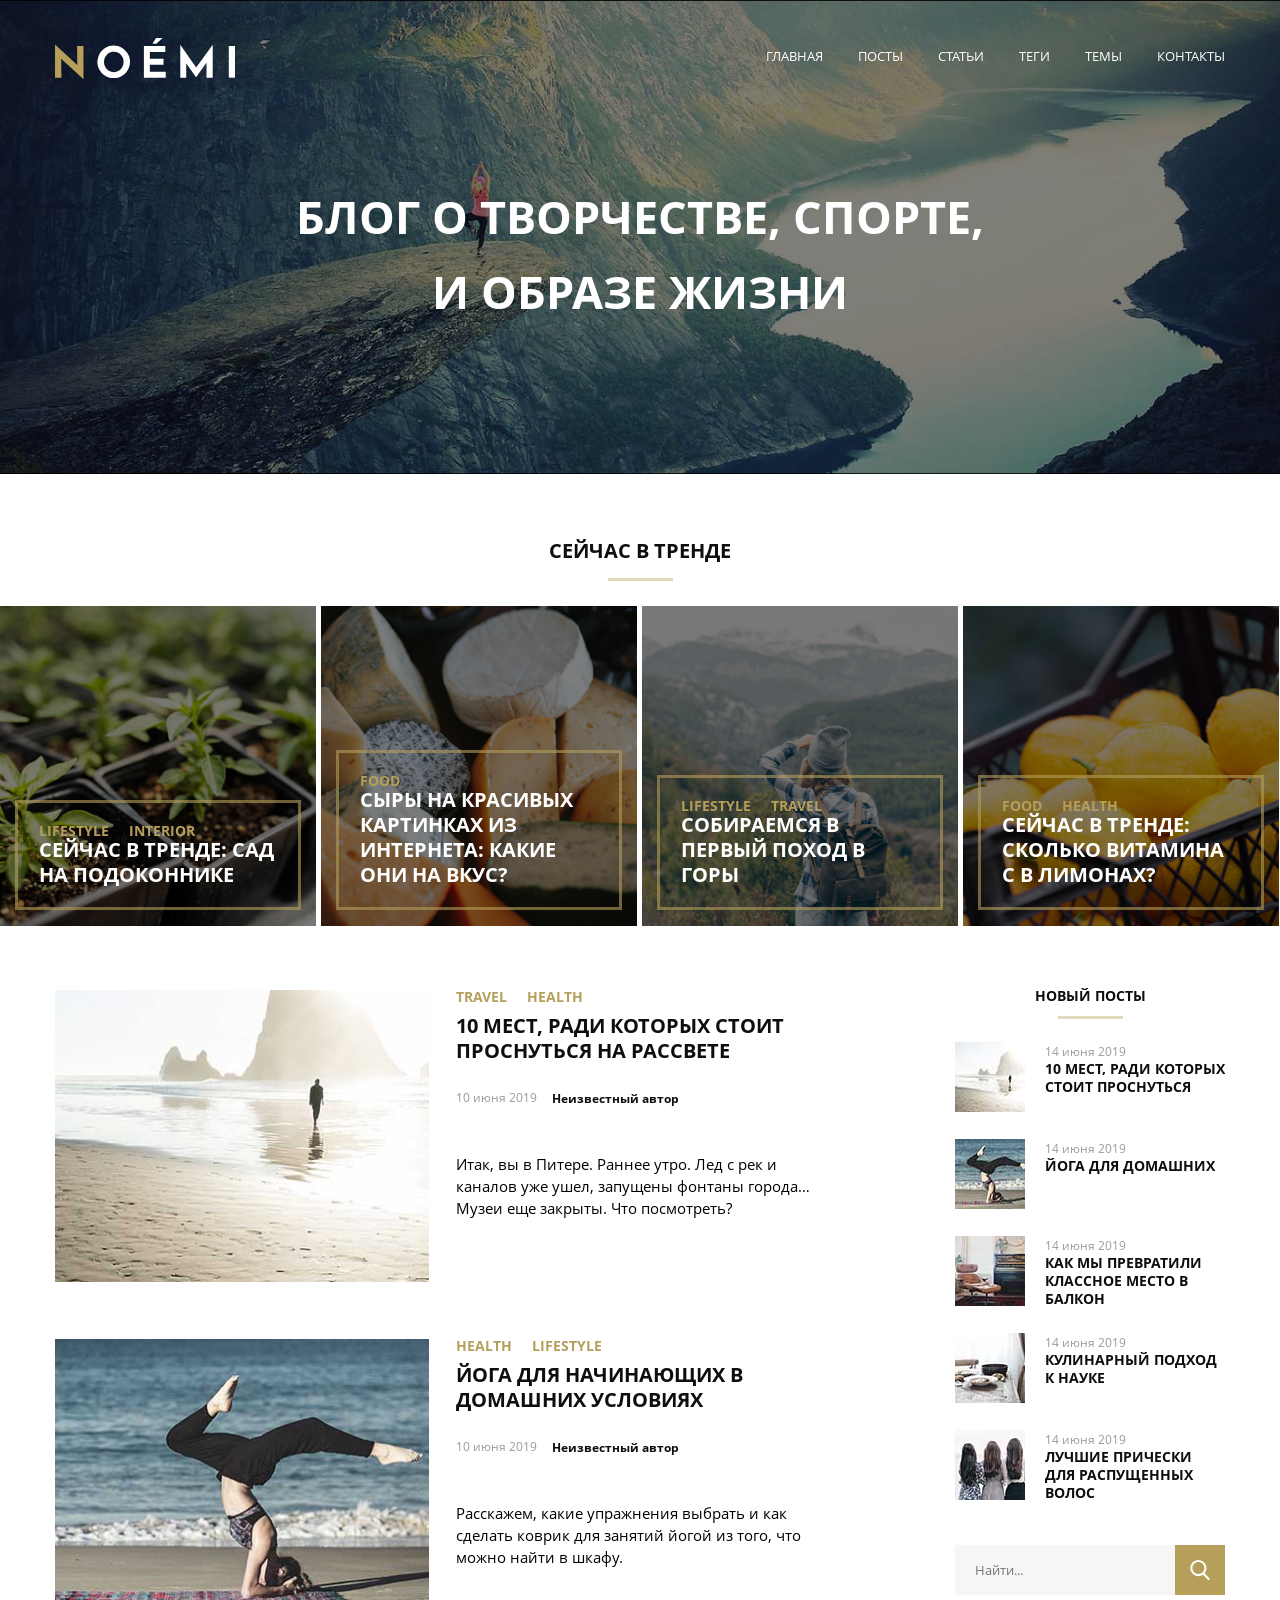
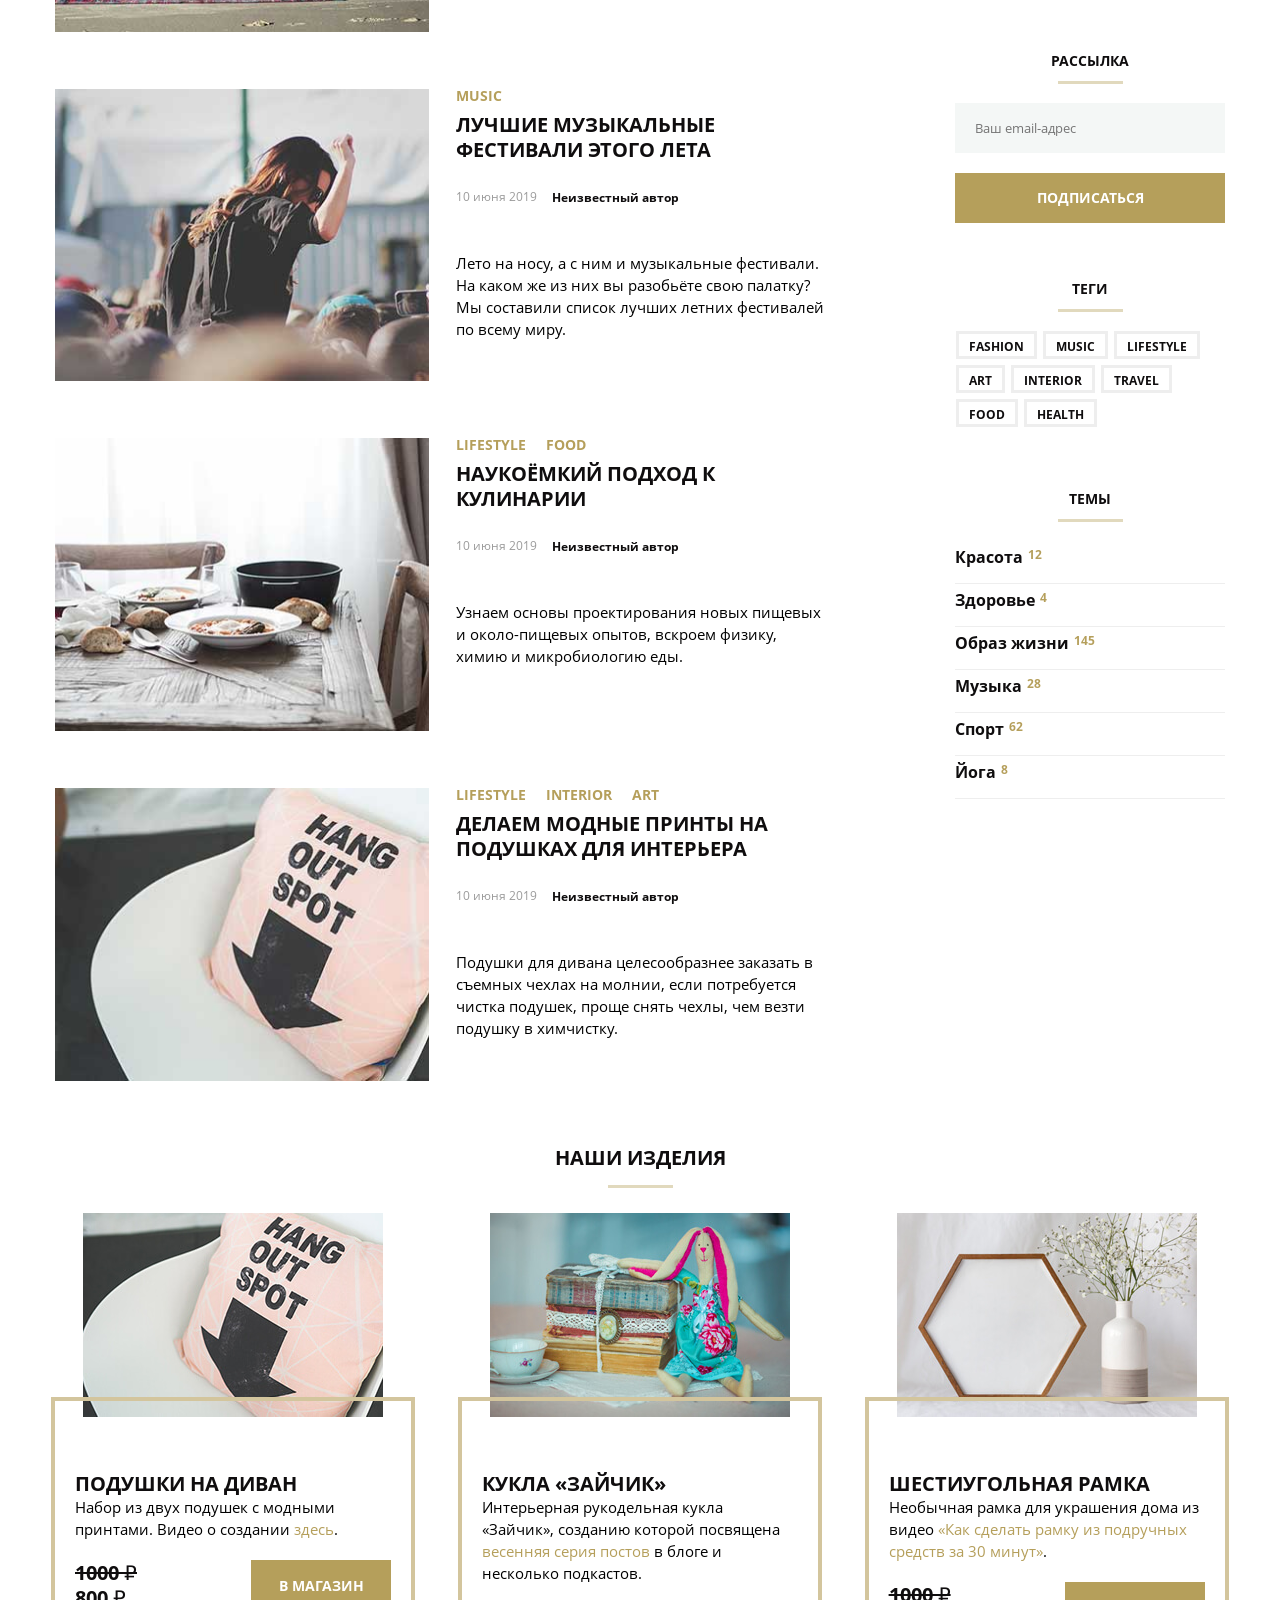
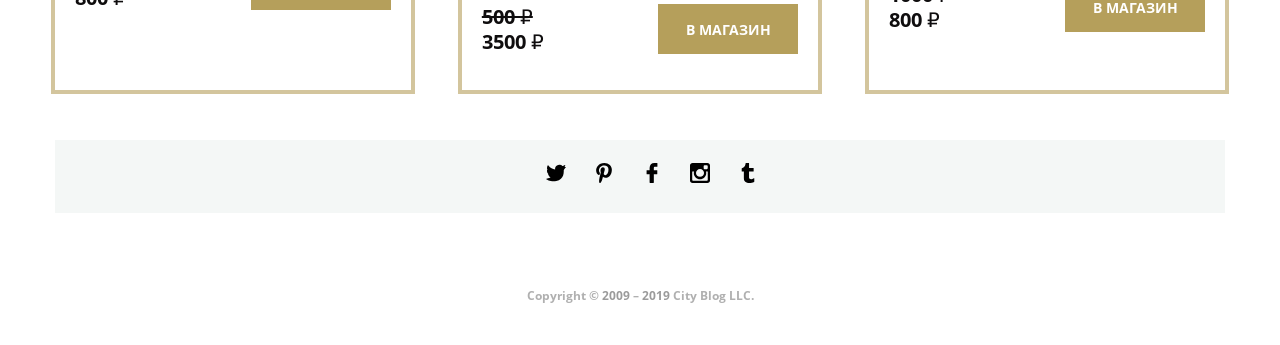
<file: index.html>
<!DOCTYPE html>
<html lang="ru">
	<head>
		<meta charset="UTF-8">
		<meta name="viewport" content="width=device-width, user-scalable=no, initial-scale=1.0, maximum-scale=1.0, minimum-scale=1.0">
		<meta http-equiv="X-UA-Compatible" content="ie=edge">
		<title>Diploma MQ</title>
		<link rel="stylesheet" href="css/style.css">
	</head>
	<body>
	
		<!--POPUP-->
		<div class="popup">
			<form class="popup-container">
				<button class="popup-close" type="button"></button>
				<h2 class="primary-title your-feedback">ваш фидбек</h2>
				<label class="frequency-group">
					<span class="popup-block">Как часто вы заходите на сайт?</span>
					<select class="popup-block-select">
						<option value="rarely">Очень редко</option>
						<option value="not-often">Не часто</option>
						<option value="almost-everyday" selected>Почти каждый день</option>
						<option value="everyday">Каждый день</option>
					</select>
				</label>
				<div class="checkbox-group">
					<span class="popup-block">Вы подписаны на e-mail рассылку?</span>
					<br>
					<input type="radio" class="radio-emailсhoice" name="emailсhoice"><span class="emailсhoice-text">Да</span>
					<input type="radio" class="radio-emailсhoice" name="emailсhoice"><span class="emailсhoice-text">Нет</span>
				</div>
				<label class="comment-group">
					<span class="popup-block comment-group-span">Расскажите, какой контент вы хотели бы видеть на нашем сайте?</span>
					<textarea class="comment-group-textarea" placeholder="Может, больше рецептов?" required></textarea>
				</label>
				<button class="button-send " type="submit">Отправить</button>
			</form>
		</div>	
		
		<!--HEADER-->
		<header class="header">
			<div class="header-logo-nav">
				<a href="#"><img class="img-logo" src="svg/noemi-logo.svg" alt="NOEMI"></a>
				<nav>
					<button class="menu-button" value="открыть меню-бургер"></button>
					<ul class="nav menu-list">
						<li class="nav-item"><a class="nav-link" href="#">главная</a></li>
						<li class="nav-item"><a class="nav-link" href="#">посты</a></li>
						<li class="nav-item"><a class="nav-link" href="#">статьи</a></li>
						<li class="nav-item"><a class="nav-link" href="#">теги</a></li>
						<li class="nav-item"><a class="nav-link" href="#">темы</a></li>
						<li class="nav-item"><a class="nav-link" href="#">контакты</a></li>
					</ul>
				</nav>
			</div>
			<div class="header-title"><h1>блог о творчестве, спорте, и образе жизни</h1></div>
		</header>
		
		<!--SECTION-TRANDS-->
		<section class="trands">
			<h2 class="primary-title now-in-trand">сейчас в тренде</h2>
			<div class="trands-list"> 
				<article class="trand-post trand-mini-garden">
					<div class="trand-frame">
						<ul class="nav tag-list">
							<li class="tag-item"><a class="tag-link" href="#">lifestyle</a></li>
							<li class="tag-item"><a class="tag-link" href="#">interior</a></li>
						</ul>
						<h3 class="trand-title"><a href="#">сейчас в тренде: сад на подоконнике</a></h3>
					</div>
				</article>
				<article class="trand-post trand-taste-cheese">
					<div class="trand-frame">
						<ul class="nav tag-list">
							<li class="tag-item"><a class="tag-link" href="#">food</a></li>
						</ul>
						<h3 class="trand-title"><a href="#">сыры на красивых картинках из интернета: какие они на вкус?</a></h3>
					</div>
				</article>
				<article class="trand-post trand-first-hiking">
					<div class="trand-frame">
						<ul class="nav tag-list">
							<li class="tag-item"><a class="tag-link" href="#">lifestyle</a></li>
							<li class="tag-item"><a class="tag-link" href="#">travel</a></li>
						</ul>
						<h3 class="trand-title"><a href="#">собираемся в первый поход в горы</a></h3>
					</div>
				</article>
				<article class="trand-post trand-lemons-vitamin">
					<div class="trand-frame">
						<ul class="nav tag-list">
							<li class="tag-item"><a class="tag-link" href="#">food</a></li>
							<li class="tag-item"><a class="tag-link" href="#">health</a></li>
						</ul>
						<h3 class="trand-title"><a href="#">сейчас в тренде: сколько витамина c в лимонах?</a></h3>
					</div>
				</article>
			</div>
		</section>
		
		<!--SECTION-CONTAINER-->
		<div class="container">
		
			<!--MAIN-->
			<main class="main-section">
				<article class="main-post">
					<div class="main-post-img">
						<img src="images/last-post1.jpg" alt="пляж на рассвете">
					</div>
					<div class="main-post-container">
						<div class="main-post-frame">
							<ul class="nav tag-list">
								<li class="tag-item"><a class="tag-link" href="#">travel</a></li>
								<li class="tag-item"><a class="tag-link" href="#">health</a></li>
							</ul>
						</div>
						<div class="main-post-title">
							<h2><a href="#">10 мест, ради которых стоит проснуться на рассвете</a></h2>
						</div>
						<div class="time-author">
							<time class="date-item">10 июня 2019</time>
							<div><a href="#" class="author-item">Неизвестный автор</a></div>
						</div>
						<p>Итак, вы в Питере. Раннее утро. Лед с рек и каналов уже ушел, запущены фонтаны города… Музеи еще закрыты. Что посмотреть?</p>
					</div>
				</article>
				<article class="main-post">
					<div class="main-post-img">
						<img src="images/last-post2.jpg" alt="йога на пляже">
					</div>
					<div class="main-post-container">
						<div class="main-post-frame">
							<ul class="nav tag-list">
								<li class="tag-item"><a class="tag-link" href="#">health</a></li>
								<li class="tag-item"><a class="tag-link" href="#">lifestyle</a></li>
							</ul>
						</div>
						<div class="main-post-title">
							<h2><a href="#">Йога для начинающих в домашних условиях</a></h2>
						</div>
						<div class="time-author">
							<time class="date-item">10 июня 2019</time>
							<div><a href="#" class="author-item">Неизвестный автор</a></div>
						</div>
						<p>Расскажем, какие упражнения выбрать и как сделать коврик для занятий йогой из того, что можно найти в шкафу.</p>
					</div>
				</article>
				<article class="main-post">
					<div class="main-post-img">
						<img src="images/last-post3.jpg" alt="девушка на концерте">
					</div>
					<div class="main-post-container">
						<div class="main-post-frame">
							<ul class="nav tag-list">
								<li class="tag-item"><a class="tag-link" href="#">music</a></li>
							</ul>
						</div>
						<div class="main-post-title">
							<h2><a href="#">Лучшие музыкальные фестивали этого лета</a></h2>
						</div>
						<div class="time-author">
							<time class="date-item">10 июня 2019</time>
							<div><a href="#" class="author-item">Неизвестный автор</a></div>
						</div>
						<p>Лето на носу, а с ним и музыкальные фестивали. На каком же из них вы разобьёте свою палатку?</p>
						<p>Мы составили список лучших летних фестивалей по всему миру.</p>
					</div>
				</article>
				<article class="main-post">
					<div class="main-post-img">
						<img src="images/last-post4.jpg" alt="еда на столе">
					</div>
					<div class="main-post-container">
						<div class="main-post-frame">
							<ul class="nav tag-list">
								<li class="tag-item"><a class="tag-link" href="#">lifestyle</a></li>
								<li class="tag-item"><a class="tag-link" href="#">food</a></li>
							</ul>
						</div>
						<div class="main-post-title">
							<h2><a href="#">Наукоёмкий подход к кулинарии</a></h2>
						</div>
						<div class="time-author">
							<time class="date-item">10 июня 2019</time>
							<div><a href="#" class="author-item">Неизвестный автор</a></div>
						</div>
						<p>Узнаем основы проектирования новых пищевых и около-пищевых опытов, вскроем физику, химию и микробиологию еды.</p>
					</div>
				</article>
				<article class="main-post">
					<div class="main-post-img">
						<img src="images/last-post5.jpg" alt="подушка на кресле">
					</div>
					<div class="main-post-container">
						<div class="main-post-frame">
							<ul class="nav tag-list">
								<li class="tag-item"><a class="tag-link" href="#">lifestyle</a></li>
								<li class="tag-item"><a class="tag-link" href="#">interior</a></li>
								<li class="tag-item"><a class="tag-link" href="#">art</a></li>
							</ul>
						</div>
						<div class="main-post-title">
							<h2><a href="#">Делаем модные принты на подушках для интерьера</a></h2>
						</div>
						<div class="time-author">
							<time class="date-item">10 июня 2019</time>
							<div><a href="#" class="author-item">Неизвестный автор</a></div>
						</div>
						<p>Подушки для дивана целесообразнее заказать в съемных чехлах на молнии, если потребуется чистка подушек, проще снять чехлы, чем везти подушку в химчистку.</p>
					</div>
				</article>
			</main>
			
			<!--SIDEBAR-->
			<aside class="aside-section">
				<section class="latest-posts sidebar">
				
					<!--ASIDE-NEW_POSTS-->
					<h3 class="secondary-title">новый посты</h3>					
					<article class="aside-post">
						<div class="aside-post-img">
							<img src="images/2.jpg" alt="пляж на рассвете">
						</div>
						<div>
							<time>14 июня 2019</time>
							<div class="aside-post-title">
								<h3><a href="#">10 мест, ради которых стоит проснуться</a></h3>
							</div>
						</div>
					</article>
					<article class="aside-post">
						<div class="aside-post-img">
							<img src="images/151.jpg" alt="йога на пляже">
						</div>
						<div>
							<time>14 июня 2019</time>
							<div class="aside-post-title">
								<h3><a href="#">Йога для домашних</a></h3>
							</div>
						</div>
					</article>
					<article class="aside-post">
						<div class="aside-post-img">
							<img src="images/45.jpg" alt="балкон">
						</div>
						<div>
							<time>14 июня 2019</time>
							<div class="aside-post-title">
								<h3><a href="#">Как мы превратили классное место в балкон</a></h3>
							</div>
						</div>
					</article>
					<article class="aside-post">
						<div class="aside-post-img">
							<img src="images/501.jpg" alt="еда на столе">
						</div>
						<div>
							<time>14 июня 2019</time>
							<div class="aside-post-title">
								<h3><a href="#">Кулинарный подход к науке</a></h3>
							</div>
						</div>
					</article>
					<article class="aside-post">
						<div class="aside-post-img">
							<img src="images/7.jpg" alt="распущенные волосы">
						</div>
						<div>
							<time>14 июня 2019</time>
							<div class="aside-post-title">
								<h3><a href="#">Лучшие прически для распущенных волос</a></h3>
							</div>
						</div>
					</article>
					
					<!--ASIDE-SEARCH_FORM-->
					<form class="form-search">
						<label class="search-post-label"></label>
						<input class="search-post-input" type="search" placeholder="Найти..." required>
						<button class="search-post-button" type="submit"></button>
					</form>
				</section>

				<!--ASIDE-SUB_FORM-->
				<section class="subscribe sidebar">
					<h3 class="secondary-title">рассылка</h3>
					<form class="form-subscribe">
						<label class="subscribe-post-label"></label>
						<input class="subscribe-post-input" type="email" placeholder="Ваш email-адрес" required>
						<button class="subscribe-post-button" type="submit">подписаться</button>
					</form>
				</section>
				
				<!--ASIDE-TAGS-->
				<section class="tags sidebar">
					<h3 class="secondary-title">теги</h3>
					<ul class="aside-tags-list">
						<li class="aside-tag-item"><a href="#">fashion</a></li>
						<li class="aside-tag-item"><a href="#">music</a></li>
						<li class="aside-tag-item"><a href="#">lifestyle</a></li>
						<li class="aside-tag-item"><a href="#">art</a></li>
						<li class="aside-tag-item"><a href="#">interior</a></li>
						<li class="aside-tag-item"><a href="#">travel</a></li>
						<li class="aside-tag-item"><a href="#">food</a></li>
						<li class="aside-tag-item"><a href="#">health</a></li>
					</ul>
				</section>
				
				<!--ASIDE-CATEGORIES-->
				<section class="categories sidebar">
					<h3 class="secondary-title">темы</h3>
					<ul class="category-list">
						<li class="category-item"><a href="#">Красота</a><span class="category-number">12</span></li>
						<li class="category-item"><a href="#">Здоровье</a><span class="category-number">4</span></li>
						<li class="category-item"><a href="#">Образ жизни</a><span class="category-number">145</span></li>
						<li class="category-item"><a href="#">Музыка</a><span class="category-number">28</span></li>
						<li class="category-item"><a href="#">Спорт</a><span class="category-number">62</span></li>
						<li class="category-item"><a href="#">Йога</a><span class="category-number">8</span></li>
					</ul>
				</section>
				
			</aside> 
		
		</div>
      
		<!--SECTION-PRODUCTS-->
		<section class="products">
			<h2 class="primary-title our-products">наши изделия</h2>
			<div class="products-list"> 
				<article class="product-post">
					<div class="product-post-img">
						<picture>
							<source media="(max-width: 640px)" srcset="images/shop-item-mobile1.jpg">
							<source media="(min-width: 641px) and (max-width: 1199px)" srcset="images/shop-item-tablet1.jpg">
							<source media="(min-width: 1200px)" srcset="images/shop-item-desk1.jpg">
							<img class="product-post-pic" src="images/shop-item-desk1.jpg" srcset="" alt="подушка на диван">
						</picture>
					</div>
					<div class="product-post-content">
						<h3 class="product-post-title"><a href="#">подушки на диван</a></h3>
						<p>Набор из двух подушек с модными принтами. Видео о создании <a href="#" class="product-post-link">здесь</a>.</p>
						<div class="product-post-footer">
							<div class="product-post-prices">
								<span class="product-post-old-price">1000 ₽</span>
								<span class="product-post-new-price">800 ₽</span>
							</div>
							<button class="product-to-buy"><a class="product-to-buy-link">в магазин</a></button>
						</div>
					</div> 
				</article>
				<article class="product-post">
					<div class="product-post-img">
						<picture>
							<source media="(max-width: 640px)" srcset="images/shop-item-mobile2.jpg">
							<source media="(min-width: 641px) and (max-width: 1199px)" srcset="images/shop-item-tablet2.jpg">
							<source media="(min-width: 1200px)" srcset="images/shop-item-desk2.jpg">
							<img class="product-post-pic" src="images/shop-item-desk2.jpg" srcset="" alt="кукла «зайчик»">
						</picture>
					</div>
					<div class="product-post-content">
						<h3 class="product-post-title"><a href="#">кукла «зайчик»</a></h3>
						<p>Интерьерная рукодельная кукла «Зайчик», созданию которой посвящена <a href="#" class="product-post-link">весенняя серия постов</a> в блоге и несколько подкастов.</p>
						<div class="product-post-footer">
							<div class="product-post-prices">
								<span class="product-post-old-price">500 ₽</span>
								<span class="product-post-new-price">3500 ₽</span>
							</div>
							<button class="product-to-buy"><a class="product-to-buy-link">в магазин</a></button>
						</div>
					</div> 
				</article>
				<article class="product-post">
					<div class="product-post-img">
						<picture>
							<source media="(max-width: 640px)" srcset="images/shop-item-mobile3.jpg">
							<source media="(min-width: 641px) and (max-width: 1199px)" srcset="images/shop-item-tablet3.jpg">
							<source media="(min-width: 1200px)" srcset="images/shop-item-desk3.jpg">
							<img class="product-post-pic" src="images/shop-item-desk3.jpg" srcset="" alt="шестиугольная рамка">
						</picture>
					</div>
					<div class="product-post-content">
						<h3 class="product-post-title"><a href="#">шестиугольная рамка</a></h3>
						<p>Необычная рамка для украшения дома из видео <a href="#" class="product-post-link">«Как сделать рамку из подручных средств за 30 минут»</a>.</p>
						<div class="product-post-footer">
							<div class="product-post-prices">
								<span class="product-post-old-price">1000 ₽</span>
								<span class="product-post-new-price">800 ₽</span>
							</div>
							<button class="product-to-buy"><a class="product-to-buy-link">в магазин</a></button>
						</div>
					</div> 
				</article>
			</div>
		</section>
		
		<!--FOOTER-->
		<footer class="footer">
			<address class="networks">
				<ul class="social-list">
					<li class="social-item"><a class="social-item-img net-twitter" href="#"><span class="social-item-span">Твиттер</span></a></li>
					<li class="social-item"><a class="social-item-img net-pinterest" href="#"><span class="social-item-span">Пинтерест</span></a></li>
					<li class="social-item"><a class="social-item-img net-facebook" href="#"><span class="social-item-span">Фейсбук</span></a></li>
					<li class="social-item"><a class="social-item-img net-instagram" href="#"><span class="social-item-span">Инстаграм</span></a></li>
					<li class="social-item"><a class="social-item-img net-tumblr" href="#"><span class="social-item-span">Тамблр</span></a></li>
				</ul>
			</address>
			<div class="copyrights">
			<a href="#"><span class="copyrights-link">Copyright &copy; <time class="time-copyrights">2009</time> – <time class="time-copyrights">2019</time> City Blog LLC.</span></a>
			</div>
		</footer> 
  
	</body>
</html>
</file>
<file: css/style.css>
* {
	margin: 0;
	padding: 0;
	box-sizing: border-box;
}

/*FONTS*/
@font-face {
	font-family: 'OpenSans-Regular';
	src: url("../fonts/OpenSans-Regular.woff");
}

@font-face {
	font-family: 'OpenSans-Bold';
	src: url("../fonts/OpenSans-Bold.woff");
}

h1, h2, h3, a {
	font-family: OpenSans-Bold, Arial, sans-serif;
	margin: 0;
	color: #0f0d0e;
	text-transform: uppercase;
}

h1 {
	font-size: 45px;
	line-height: 75px;
	color: #ffffff;
}

h2 {
	font-size: 20px;
	line-height: 25px;
}

h3 {
	font-size: 14px;
	line-height: 11px;
}


/*DECORATION*/
a {
	text-decoration: none; 
}

li {
	font-family: OpenSans-Bold, Arial, sans-serif;
	list-style-type: none;
} 

time {
	font-family: OpenSans-Regular, Arial, sans-serif;
	color: #9b9b9b;
	font-size: 12px;
	margin-right: 15px;
}

p {
	font-family: OpenSans-Regular, Arial, sans-serif;
	font-size: 15px;
	line-height: 22px;
}

.primary-title {
	text-align: center;
}

.primary-title:after {
	content: "";
	display: block;
	background-color: #e1d9bd;
	width: 65px;
	height: 3px;
	margin-left: auto;
	margin-right: auto;
	margin-top: 15px;
}

.secondary-title {
	text-align: center;
}

.secondary-title:after {
	content: "";
	display: block;
	background-color: #e1d9bd;
	width: 65px;
	height: 3px;
	margin-left: auto;
	margin-right: auto;
	margin-top: 15px;
}

.secondary-title:not(first-child){
	margin-bottom: 19px;
}


/*HEADER*/
.header {
	background-repeat: no-repeat;
	background-size: cover;
	background-position: center center;
	background-color: #666666;
	position: relative;
	z-index: 0;

	display: flex;
	align-items: center;
	flex-direction: column;
}

.header:before {
	content: "";
	position: absolute;
	background-color: #000000;
	top: 0;
	bottom: 0;
	left: 0;
	right: 0;
	opacity: 0.5;
	z-index: -1;
}

.header-title {
	text-align: center;
	margin-top: 95px;
	width: 700px;
}

.header-logo-nav {
	display: flex;
	justify-content: space-between;
	padding-left: 15px;
	padding-right: 15px;
}

.nav {
	display: flex;
	flex-direction: row;
	padding: 0;
	line-height: 35px;
}

.nav-item:nth-child(n+2) {
	margin-left: 35px;
}

.nav-link {
	color: #ffffff;
	font-family: OpenSans-Regular, Arial, sans-serif;
	font-size: 13px;
}

.menu-button {
	position: relative;
	width: 25px;
	height: 20px;
	border-top: 4px solid #ffffff;
	border-bottom: 4px solid #ffffff;
	border-left: none;
	border-right: none;
	background: transparent;
}

.menu-button:after {
	content: "";
	position: absolute;
	background-color: #ffffff;
	height: 4px;
	width: 100%;
	top: 4px;
	left: 0;
}

.menu-button {
	display: none;
}

@media (min-width: 1200px) {
	.header {
		background-image: url("../images/banner-bg.jpg");
		padding: 38px 13.8% 145px;
	}	
	
	.header-logo-nav {
		width: 1200px;
	}

	.img-logo {
		width: 180px;
	}
}

@media (min-width: 641px) and (max-width: 1199px) {
	.header {
		background-image: url("../images/banner-bg-tablet.jpg");
		padding: 30px 4.5% 125px;
	}

	.header-logo-nav {
		width: 100%;
	}

	.menu-button {
		display: block;
	}

	.header-logo-nav > nav > .nav {
		display: none;
	}
	
	.img-logo {
		width: 180px;
	}
}

@media (max-width: 640px) {
	.header {
		padding: 30px 4.5% 0;
		background-image: url("../images/banner-mobile.jpg");
		min-height: 100vh;
		min-width: 100vw;
	}

	h1 {
		font-size: 26px;
		line-height: 36px;
	}
	
	.header-title {
		width: 90%;
		margin-top: 6vh;
	}
	
	.header-logo-nav > nav > .nav {
		display: none;
	}

	.header-logo-nav > nav {
		align-self: flex-end;
	}

	.header-logo-nav > a {
		display: block;
		width: 75%;
		align-self: center;
	}

	.header-logo-nav {
		padding: 0;
		width: 90%
	}

	.header-logo-nav {
		flex-direction: column-reverse;
	}

	.img-logo {
		width: 100%;
		padding-top: 26vh;
	}

	.menu-button {
		display: block;
	}
}


/*SECTION-TRANDS*/
.trands {
	padding-top: 64px;
}

.trands-list {
	display: flex;
	align-items: stretch;
	
	margin-top: 25px;
}

.trand-post {
	min-height: 320px;
	padding: 1.2%;

	display: flex;
	align-items: flex-end;
	background-repeat: no-repeat;
	background-size: cover;
	background-position: center center;
	background-color: #666666;
	position: relative;
	z-index: 0;
}

.trand-post:before {
	content: "";
	position: absolute;
	background-color: #000000;
	top: 0;
	bottom: 0;
	left: 0;
	right: 0;
	opacity: 0.5;
	z-index: -1;
}

.trand-post:nth-child(n+2) {
	margin-left: 5px;
}

.trand-mini-garden {
	background-image: url(../images/trend1.jpg);
}

.trand-taste-cheese {
	background-image: url(../images/trend2.jpg);
}

.trand-first-hiking {
	background-image: url(../images/trend3.jpg);
}

.trand-lemons-vitamin {
	background-image: url(../images/trend4.jpg);
}

.trand-frame {
	width: 100%;
	border: 3px solid rgba(181, 159, 91, .6);
	padding: 7.3%;
}

.trand-title {
	font-size: 20px;
	line-height: 25px;
}

.trand-title > a {
	color: white;
}

@media (min-width: 1200px) {
	
	.trand-post {
		width: calc(25% - 4px);
	}
}

@media (min-width: 641px) and (max-width: 1199px) {

	.trands-list {
		flex-wrap: wrap;
	}

	.trand-post {
		width: calc(50% - 4px);
	}

	.trand-first-hiking, .trand-lemons-vitamin {
		margin-top: 4px;
	}

	.trands-list > .trand-first-hiking {
		margin-left: 0;
	}
}

@media (min-width: 641px) and (max-width: 1199px) and (orientation: landscape) {
	.trand-post {
		width: calc(25% - 4px);
	}

	.trand-taste-cheese {
		margin-right: 4px;
	}
}

@media (max-width: 640px) {
	
	.trands-list {
		flex-wrap: wrap;
	}

	.trand-post {
		width: 100%;
		min-height: 230px;
		margin-left: 0;
	}

	.trand-post:nth-child(n+2) {
		margin-left: 0;
		margin-top: 2px;
	}

	.trand-title {
		font-size: 16px;
		line-height: 20px;
	}

	.trand-post {
		padding: 5%;
	}
}

@media (max-width: 640px) and (orientation: landscape) {
	.trand-post {
		width: calc(50% - 4px);
	}

	.trand-post:nth-child(2n+2) {
		margin-left: 2px;
	}
}


/*SECTION-CONTAINER-MAIN*/
main {
	max-width: 775px;
	margin-right: 3%;
}

.container {
	display: flex;
	margin-left: auto;
	margin-right: auto;
	justify-content: space-between;
	padding: 44px 4%;
}

article {
	display: flex;
}

main > article:nth-child(n+2) {
	margin-top: 57px;  
}

.main-post-img > img {
	width: 100%;
	height: 100%;
}

.main-post-img {
	margin-right: 3.5%;
	width: 50%;
}

.tag-link {
	color: #b59f5b;
	font-size: 14px;
}

.tag-item:nth-child(n+2) {
	margin-left: 20px;
}

.tag-list {
	margin-top: 0;
	line-height: 12px;
}

.main-post-title {
	margin-top: 10px;
}

.time-author {
	display: flex;
	flex-direction: row;

	margin-top: 26px;
	margin-bottom: 46px;
}

.author-item {
	font-family: OpenSans-Bold, Arial, sans-serif;
	font-size: 12px;
	text-transform: none;
}

@media (min-width: 1200px) {
	
	.container {
		max-width: 1200px;
		padding: 64px 15px;
	}
	
	.main-post-container {
		width: 50%;
	}
}

@media (min-width: 641px) and (max-width: 1199px) {

	main > article {
		flex-direction: column;
	}
	
	main > article:not(:last-child) {
		border-bottom: 3px solid #eeeeee;
		padding-bottom: 15px;
	}
	
	.container {
		padding: 50px 35px;
	}

	.main-post-img {
		width: 100%;
		margin-bottom: 15px;
		margin-right: 0;
	}

	.main-post-container {
		width: 100%;
	}
}

@media (max-width: 640px) {

	main {
		width: 100%;
		margin-right: 0;
	}

	main > article {
		flex-direction: column;
		border-bottom: 3px solid #eeeeee;
		padding-bottom: 20px;
	}
	
	p {
		font-size: 14px;
		line-height: 20px;
	}
	
	.container {
		flex-direction: column;
	}

	.main-post-img {
		width: 100%;
		margin-right: 0;
	}

	.main-post-container {
		width: 100%;
		margin-top: 15px;
	}

	.time-author {
		margin-top: 20px;
		margin-bottom: 20px;
	}

}

/*SECTION-CONTAINER-SIDEBAR*/
.sidebar:nth-last-child(n+2) {
	margin-bottom: 60px;
}

.aside-post-img {
	margin-right: 20px;
	width: 70px;
}

.aside-post:nth-child(n+2) {
	margin-top: 23px;
}

.aside-post-title > h3 {
	line-height: 18px;
}

@media (min-width: 1200px) {	
	aside {
		width: 270px;
	}
}

@media (min-width: 641px) and (max-width: 1199) {
	aside {
		min-width: 270px;
		max-width: 270px;
	}
}

@media (max-width: 640px) {
	aside {
		width: 100%;
		margin-top: 40px;
	}	
}


/*SIDEBAR-ASIDE-SEARCH_FORM*/
.form-search {
	position: relative;
	margin-top: 41px;
}

.search-post-label {
	width: 1px;
	height: 1px;
	clip: rect(1px, 1px, 1px, 1px);
	position: absolute;
}

.search-post-input {
	height: 50px;
	width: 100%;
	padding-left: 20px;
	padding-right: 70px;
	border: none;
	background-color: #f4f7f6;
	font-family: OpenSans-Regular, Arial, sans-serif;
	font-size: 13px;
}

.search-post-button {
	width: 50px;
	height: 50px;
	border: none;
	background-color: #b59f5b;
	position: absolute;
	top: 0;
	right: 0;
}

.search-post-button:after {
	content: "";
	position: absolute;
	width: 20px;
	height: 20px;
	top: 15px;
	right: 15px;
	background-size: cover;
	background-image: url("../svg/search.svg");
	background-repeat: no-repeat;
}


/*SIDEBAR-ASIDE-SUB_FORM*/
.subscribe-post-input {
	box-sizing: border-box;
	height: 50px;
	width: 100%;
	border: none;
	background-color: #f4f7f6;
	padding-left: 20px;
	padding-right: 20px;
	font-family: OpenSans-Regular, Arial, sans-serif;
	font-size: 13px;
}

.subscribe-post-button {
	margin-top: 20px;
	height: 50px;
	width: 100%;
	border: none;
	background-color: #b59f5b;
	color: #ffffff;
	text-transform: uppercase;
	font-family: OpenSans-Bold, Arial, sans-serif;
	font-size: 14px;
}

.aside-email {
	margin-bottom: 19px;
}


/*SIDEBAR-ASIDE-TAGS*/
.aside-tags-list {
	display:flex;
	flex-direction: row;
	flex-wrap: wrap;
	margin-left: 1px;
	padding-left: 0;
}

.aside-tag-item {
	border: solid;
	border-width: 3px;
	border-color: #eeeeee;
	margin-right: 6px;
	margin-bottom: 6px;
	padding-left: 10px;
	padding-right: 10px;
}

.aside-tag-item a {
	font-size: 12px;
}


/*SIDEBAR-ASIDE-CATEGORIES*/
.category-list {
	padding-left: 0;
}

.category-item {
	padding-top: 5px;
	padding-bottom: 15px;
	border-bottom: solid;
	border-bottom-width: 1px;
	border-color: #eeeeee;
}

.category-number {
	margin-left: 5px;
	color: #b59f5b;
	font-size: 12px;
	vertical-align: top;
}

.category-item a {
	text-transform: none;
}


/*SECTION-PRODUCTS*/
.products {
	max-width: 1200px;
	margin-left: auto;
	margin-right: auto;
	padding: 0 35px;
}

.products-list {
	display: flex;
	margin-top: 25px;
}

.product-post {
	flex-direction: column;
	align-items: center;
	width: 33%;
}

.product-post-content {
	width: 100%;
	height: 100%;
	padding: 16% 0 5%;
	outline-offset: 20px;
	outline: 4px solid #d3c59d;
}

.product-post-title {
	font-size: 20px;
	line-height: 25px;
}

.product-post-footer {
	margin-top: 20px;
	display: flex;
	justify-content: space-between;
}

.product-post-prices {
	display: flex;
	flex-direction: column;
}

.product-post-link {
	color: #b59f5b;
	font-size: 15px;
	line-height: 22px;
	font-family: OpenSans-Regular, Arial, sans-serif;
	text-transform: none;
}

.product-post-old-price, .product-post-new-price {
	font-size: 20px;
	line-height: 25px;
	font-family: OpenSans-Bold, Arial, sans-serif;
	margin: 0;
	color: #0f0d0e;
	text-transform: uppercase;
}

.product-post-old-price {
	text-decoration: line-through;
}

.product-to-buy {
	height: 50px;
	width: 140px;
	border: none;
	background-color: #b59f5b;
	text-transform: uppercase;
	font-family: OpenSans-Bold, Arial, sans-serif;
	font-size: 14px;
}

.product-to-buy-link {
	color: #ffffff;
}

@media (min-width: 1200px) {
	.products-list {
		margin-top: 25px;
		justify-content: center;
	}
	
	.product-post:nth-child(n+2) {
		margin-left: 8%;
	}

}

@media (min-width: 641px) and (max-width: 1199px) {
	
	.products {
		padding: 0 3%;
	}
	.products-list {
		flex-wrap: wrap;
		padding: 0 35px;
		justify-content: start;
		margin-left: auto;
		margin-right: auto;
	}

	.products-list > .product-post {
		margin-left: 0;
	}

	.product-post {
		width: calc(50% - 30px);
	}

	.product-post:nth-child(n+3) {
		margin-top: 50px;
	}
	
	.product-post:nth-child(2n+2) {
		margin-left: 30px;
	}

	.product-post:nth-child(2n+1) {
		margin-right: 30px;
	}

	.product-post-img, .product-post-pic {
		width: 100%;
	}

	.product-post-content {
		max-width: 100%;
	}
}

@media (max-width: 640px) {
	
	.products {
		padding: 0 1.5%;
	}
	.products-list {
		flex-direction: column;
	}

	.product-post-img {
		width: 85%;
	}

	.product-post-pic {
		width: 100%;
	}

	.product-post {
		width: 100%;
	}

	.product-post-content {
		padding: 25px 0;
		outline-offset: 15px;
		width: 86%;
	}

	.product-post:nth-child(n+2) {
		margin-left: 0;
		margin-top: 40px;
	}
}


/*FOOTER*/
footer {
	padding: 70px 15px 40px;
	max-width: 1200px;
	margin-left: auto;
	margin-right: auto;
}

.networks {
	background-color: #f4f7f6;
}

.social-list {
	text-align: center;
	padding-top: 20px;
	padding-bottom: 30px;
	margin: 0;
}

.social-item-span {
	position: absolute;
	width: 1px;
	height: 1px;
	clip: rect(1px, 1px, 1px, 1px);
}

.social-item-img  {
	display: inline-block;
	width: 20px;
	height: 20px;
	background-position: center center;
	background-repeat: no-repeat;
	background-size: cover;
	vertical-align: middle;
}

.social-item {
	display: inline-block;
}

.social-item:not(first-child) {
	margin-left: 24px;
}

.net-twitter {
	background-image: url("../svg/004-twitter.svg");
}

.net-pinterest {
	background-image: url("../svg/001-pinterest.svg");
}

.net-facebook {
	background-image: url("../svg/002-facebook-logo.svg");
}

.net-instagram {
	background-image: url("../svg/005-instagram.svg");
}

.net-tumblr {
	background-image: url("../svg/003-tumblr.svg");
}

.copyrights {
	text-align: center;
	margin-top: 70px;
}

.time-copyrights {
	font-family: OpenSans-Bold, Arial, sans-serif;
	margin-right: 0;
	font-size: 12px;
}

.copyrights-link {
	font-family: OpenSans-Bold, Arial, sans-serif;
	font-size: 12px;
	color: #b0b0b0; 
	text-transform: none;
}

@media (min-width: 641px) and (max-width: 1199px) {

	footer {
		padding-left: 35px;
		padding-right: 35px;
	}
}

@media (max-width: 640px) {
	
	footer {
		padding-left: 4%;
		padding-right: 4%;
	}
}


/*POPUP*/
.popup {	
	overflow: scroll;
	/*display: flex;*/
	display: none;
	position: fixed;
	background: rgba(0, 0, 0, 0.6);
	width: 100vw;
	height: 100vh;
	justify-content: center;
	align-items: center;
	z-index: 100;
}

.popup-container{
	width: 390px;
	min-height: 590px;
	background-color: #ffffff;
	position: relative;
	padding: 3%
}

.popup-block {
	font-size: 13px;
	line-height: 40px;
	font-family: OpenSans-Regular, Arial, sans-serif;
}

.popup-block-select {
	display: inline-block;
	box-sizing: border-box;
	height: 50px;
	width: 100%;
	border: none;
	background-color: #f4f7f6;
	padding-left: 20px;
	padding-right: 20px;
	font-family: OpenSans-Regular, Arial, sans-serif;
	font-size: 13px;
	color: #a2a4a3;

	-webkit-appearance: none;
	-moz-appearance: none;
	background-image: url("../svg/form-arrows.svg");
	background-repeat: no-repeat;
	background-position: right 5px center;
	background-size: 10px 18px;
}

.radio-emailсhoice {
	appearance: none;
}

.radio-emailсhoice:after {
	content: "";
	display: inline-block;
	width: 20px;
	height: 20px;
	background-image: url("../svg/form-empty-circle.svg");
	background-repeat: no-repeat;
	background-size: cover;
	background-position: center center;
	vertical-align: bottom
}

.radio-emailсhoice:checked {
	content: "";
	display: inline-block;
	width: 20px;
	height: 20px;
	background-image: url("../svg/form-circle.svg");
	background-repeat: no-repeat;
	background-size: cover;
	background-position: center center;
}

.checkbox-group {
	margin-bottom: 25px;
}

.emailсhoice-text {
	font-family: OpenSans-Regular, Arial, sans-serif;
	font-size: 14px;
	margin-left: 5px;
}

.comment-group-span {
	line-height: 22px;
}

.comment-group-textarea {
	min-width: 100%;
	max-width: 100%;
	min-height: 120px;
	padding: 20px;
	border: none;
	background-color: #f4f7f6;
}

.button-send {
	margin-top: 20px;
	height: 50px;
	width: 100%;
	border: none;
	background-color: #b59f5b;
	color: #ffffff;
	text-transform: uppercase;
	font-family: OpenSans-Bold, Arial, sans-serif;
	font-size: 14px;
}

.popup-close {
	position: absolute;
	top: -30px;
	right: 0;
	width: 20px;
	height: 20px;
	border: none;
	background-color: transparent;
	background-image: url("../svg/form-x.svg");
	background-repeat: no-repeat;
	background-position: center center;
	background-size: cover;

}

@media (max-width: 640px) {
	.popup-container {	
		width: 330px;
		min-height: 540px;
		margin: 35px 15px;
	}
	
	.checkbox-group {
		margin-bottom: 10px;
	}
	
	.comment-group-textarea {
		padding: 5%;
	}
	
	.button-send {
		margin-top: 3%;
	}
}
</file>
